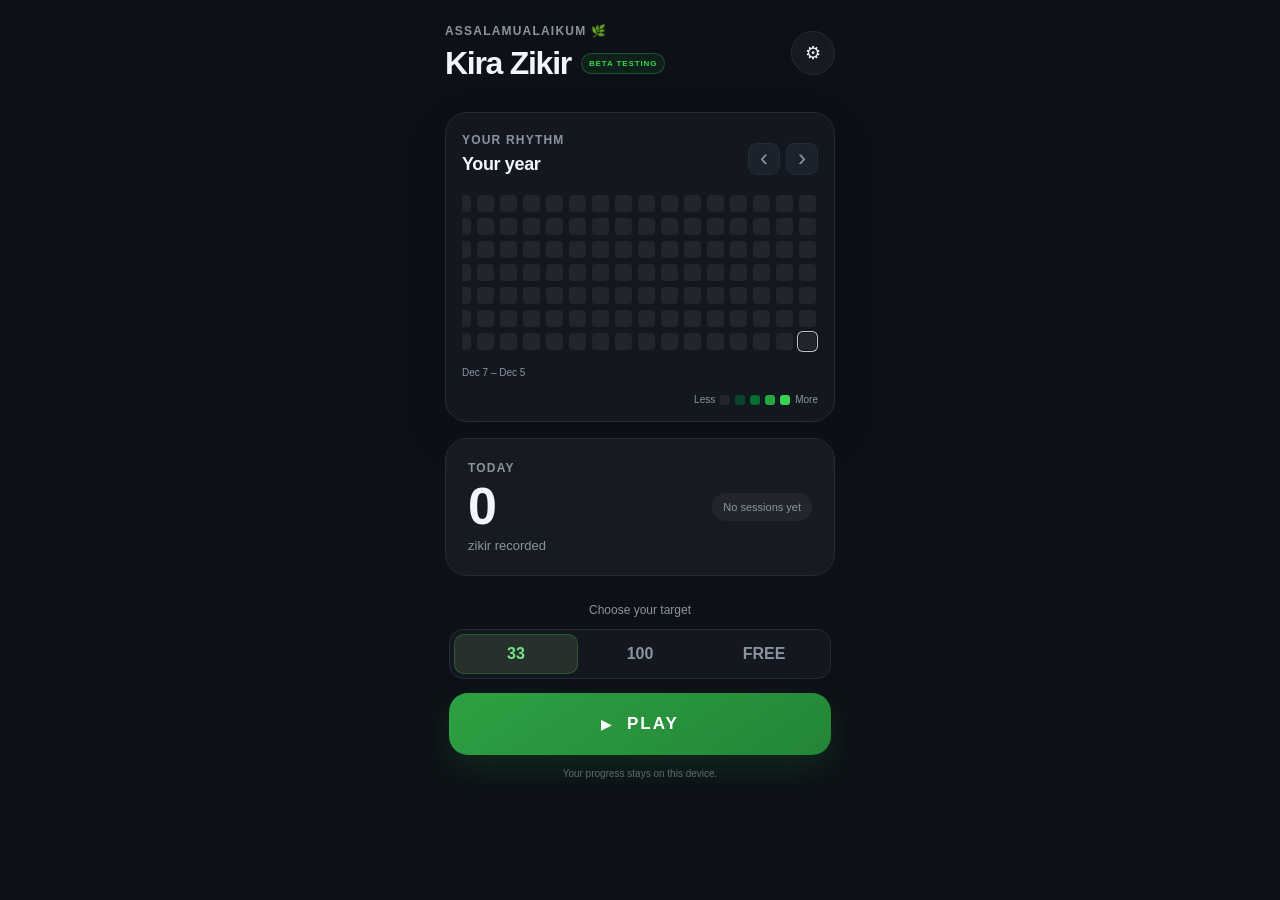
<file: index.html>
<!doctype html>
<html lang="en">
<head>
  <meta charset="UTF-8">
  <meta name="viewport" content="width=device-width, initial-scale=1, viewport-fit=cover, maximum-scale=1">
  <meta name="theme-color" content="#0d1117">
  <title>Kira Zikir — Daily Zikir Counter &amp; Tracker</title>
  <meta name="description" content="Kira Zikir is a simple, peaceful daily zikir counter with personal targets, session tracking, and a visual consistency heatmap.">
  <meta name="keywords" content="zikir counter, kira zikir, tasbih counter, digital tasbih, daily zikir, dhikr counter, zikir tracker">
  <meta name="author" content="Kira Zikir">
  <meta name="robots" content="index, follow, max-image-preview:large, max-snippet:-1, max-video-preview:-1">
  <meta name="googlebot" content="index, follow">
  <link rel="canonical" href="https://kirazikir.vercel.app/">

  <meta property="og:type" content="website">
  <meta property="og:site_name" content="Kira Zikir">
  <meta property="og:title" content="Kira Zikir — Daily Zikir Counter &amp; Tracker">
  <meta property="og:description" content="Count your daily zikir, follow personal targets, and reflect on your consistency with a calm visual heatmap.">
  <meta property="og:locale" content="en_MY">
  <meta property="og:url" content="https://kirazikir.vercel.app/">

  <meta name="twitter:card" content="summary">
  <meta name="twitter:title" content="Kira Zikir — Daily Zikir Counter &amp; Tracker">
  <meta name="twitter:description" content="A quiet, personal daily zikir counter and consistency tracker.">

  <script type="application/ld+json">
    {
      "@context": "https://schema.org",
      "@type": "SoftwareApplication",
      "name": "Kira Zikir",
      "url": "https://kirazikir.vercel.app/",
      "applicationCategory": "LifestyleApplication",
      "operatingSystem": "Any",
      "description": "A simple daily zikir counter with personal targets, local session history, and a visual consistency heatmap.",
      "offers": {
        "@type": "Offer",
        "price": "0",
        "priceCurrency": "MYR"
      }
    }
  </script>
  <link rel="stylesheet" href="style.css">
</head>
<body>
  <main class="app-shell">
    <section id="homeScreen" class="screen home-screen" aria-labelledby="appTitle">
      <header class="topbar">
        <div>
          <p class="eyebrow">Assalamualaikum <span aria-hidden="true">🌿</span></p>
          <div class="title-row"><h1 id="appTitle">Kira Zikir</h1><span class="beta-badge">Beta testing</span></div>
        </div>
        <button id="settingsButton" class="icon-button" type="button" aria-label="Open settings">
          <span aria-hidden="true">⚙</span>
        </button>
      </header>

      <section class="heatmap-card" aria-labelledby="heatmapTitle">
        <div class="section-heading">
          <div>
            <p class="section-kicker">Your rhythm</p>
            <h2 id="heatmapTitle">Your year</h2>
          </div>
          <div class="heatmap-nav" aria-label="Move through activity history">
            <button id="heatmapLeft" type="button" aria-label="Scroll heatmap left">‹</button>
            <button id="heatmapRight" type="button" aria-label="Scroll heatmap right">›</button>
          </div>
        </div>
        <div id="heatmapScroller" class="heatmap-scroller" tabindex="0" aria-label="Scrollable zikir activity history">
          <div id="heatmap" class="heatmap" role="grid" aria-label="Zikir activity over the last year"></div>
        </div>
        <p id="heatmapRange" class="date-range"></p>
        <div class="legend" aria-label="Heatmap scale from less to more activity">
          <span>Less</span>
          <span class="legend-cell level-0"></span><span class="legend-cell level-1"></span>
          <span class="legend-cell level-2"></span><span class="legend-cell level-3"></span>
          <span class="legend-cell level-4"></span><span>More</span>
        </div>
      </section>

      <section class="today-card" aria-labelledby="todayTitle">
        <div>
          <p id="todayTitle" class="section-kicker">Today</p>
          <p id="todayCount" class="today-count">0</p>
          <p class="today-label">zikir recorded</p>
        </div>
        <p id="todaySessions" class="session-pill">No sessions yet</p>
      </section>

      <section class="start-area" aria-labelledby="targetTitle">
        <p id="targetTitle" class="target-label">Choose your target</p>
        <div id="targetOptions" class="segmented" role="radiogroup" aria-label="Session target">
          <button type="button" data-target="33" role="radio">33</button>
          <button type="button" data-target="100" role="radio">100</button>
          <button type="button" data-target="free" role="radio">Free</button>
        </div>
        <button id="playButton" class="play-button" type="button"><span aria-hidden="true">▶</span> Play</button>
        <p class="local-note">Your progress stays on this device.</p>
      </section>
    </section>

    <section id="counterScreen" class="screen counter-screen" aria-label="Zikir counter" hidden>
      <div class="counter-topbar">
        <button id="closeCounterButton" class="text-button" type="button" aria-label="End session">Close</button>
        <span id="counterMode" class="mode-label">Target 33</span>
        <span class="topbar-spacer" aria-hidden="true"></span>
      </div>
      <button id="tapSurface" class="tap-surface" type="button" aria-label="Tap to add one zikir">
        <span id="countDisplay" class="count-display">0</span>
        <span id="progressText" class="progress-text">0 / 33</span>
        <span id="completionText" class="completion-text" aria-live="polite"></span>
        <span class="tap-hint">Tap anywhere</span>
      </button>
      <div class="counter-footer">
        <button id="stopButton" class="stop-button" type="button">Stop</button>
      </div>
      <div class="progress-track" aria-hidden="true"><span id="progressBar"></span></div>
    </section>
  </main>

  <div id="backdrop" class="backdrop" hidden></div>

  <section id="daySheet" class="sheet" role="dialog" aria-modal="true" aria-labelledby="daySheetTitle" hidden>
    <div class="sheet-handle"></div>
    <button class="sheet-close" data-close-sheet type="button" aria-label="Close">×</button>
    <p class="section-kicker">Daily activity</p>
    <h2 id="daySheetTitle">23 Aug</h2>
    <p id="daySheetTotal" class="sheet-total"></p>
    <p id="daySheetSessions" class="sheet-detail"></p>
  </section>

  <section id="finishSheet" class="sheet" role="dialog" aria-modal="true" aria-labelledby="finishTitle" hidden>
    <div class="sheet-handle"></div>
    <p class="section-kicker">Session complete</p>
    <h2 id="finishTitle">0 zikir recorded</h2>
    <p id="finishDetail" class="sheet-detail">Take a moment before you continue.</p>
    <button id="saveButton" class="primary-sheet-button" type="button">Save &amp; Finish</button>
    <button id="continueButton" class="secondary-sheet-button" type="button">Continue</button>
  </section>

  <section id="settingsSheet" class="sheet settings-sheet" role="dialog" aria-modal="true" aria-labelledby="settingsTitle" hidden>
    <div class="sheet-handle"></div>
    <button class="sheet-close" data-close-sheet type="button" aria-label="Close">×</button>
    <p class="section-kicker">Preferences</p>
    <h2 id="settingsTitle">Settings</h2>
    <div class="setting-group colour-group">
      <span>App colour</span>
      <div id="colourOptions" class="colour-options" role="radiogroup" aria-label="App colour">
        <button type="button" data-colour="emerald" role="radio" aria-label="Emerald"><span style="--swatch:#39d353"></span>Emerald</button>
        <button type="button" data-colour="ocean" role="radio" aria-label="Ocean"><span style="--swatch:#58a6ff"></span>Ocean</button>
        <button type="button" data-colour="amber" role="radio" aria-label="Amber"><span style="--swatch:#e3b341"></span>Amber</button>
        <button type="button" data-colour="violet" role="radio" aria-label="Violet"><span style="--swatch:#bc8cff"></span>Violet</button>
      </div>
    </div>
    <div class="setting-group">
      <span>Default target</span>
      <div id="defaultTargetOptions" class="mini-segmented" role="radiogroup" aria-label="Default target">
        <button type="button" data-default-target="33" role="radio">33</button>
        <button type="button" data-default-target="100" role="radio">100</button>
        <button type="button" data-default-target="free" role="radio">Free</button>
      </div>
    </div>
    <label class="setting-row"><span><strong>Vibration</strong><small>Gentle feedback with each tap</small></span><input id="vibrationSetting" type="checkbox" role="switch"></label>
    <label class="setting-row"><span><strong>Sound</strong><small>Quiet tones while counting</small></span><input id="soundSetting" type="checkbox" role="switch"></label>
    <label class="setting-row"><span><strong>Stop automatically</strong><small>Finish when the target is reached</small></span><input id="autoStopSetting" type="checkbox" role="switch"></label>
    <button id="resetButton" class="danger-button" type="button">Reset all progress</button>
  </section>

  <section id="resetSheet" class="sheet compact-sheet" role="alertdialog" aria-modal="true" aria-labelledby="resetTitle" hidden>
    <div class="sheet-handle"></div>
    <p class="section-kicker">Please confirm</p>
    <h2 id="resetTitle">Reset all progress?</h2>
    <p class="sheet-detail">This permanently removes every saved session and cannot be undone.</p>
    <button id="confirmResetButton" class="danger-confirm-button" type="button">Yes, reset everything</button>
    <button id="cancelResetButton" class="secondary-sheet-button" type="button">Cancel</button>
  </section>

  <script src="app.js"></script>
</body>
</html>
</file>
<file: style.css>
:root {
  color-scheme: dark;
  --bg: #0d1117;
  --card: #161b22;
  --card-soft: #131820;
  --border: #252c35;
  --text: #f0f6fc;
  --muted: #8b949e;
  --green: #2ea043;
  --bright: #39d353;
  --level-1: #0e4429;
  --level-2: #006d32;
  --level-3: #26a641;
  --cell: clamp(14px, 4.25vw, 17px);
  --gap: clamp(4px, 1.35vw, 6px);
  font-family: Inter, ui-sans-serif, -apple-system, BlinkMacSystemFont, "Segoe UI", sans-serif;
}

body[data-colour="ocean"] { --green: #1f6feb; --bright: #58a6ff; --level-1: #0c2d4d; --level-2: #1158a0; --level-3: #388bfd; }
body[data-colour="amber"] { --green: #9e6a03; --bright: #e3b341; --level-1: #3d2d00; --level-2: #805d00; --level-3: #c69026; }
body[data-colour="violet"] { --green: #8957e5; --bright: #bc8cff; --level-1: #2b1b4b; --level-2: #633caa; --level-3: #986ee2; }

* { box-sizing: border-box; }
html, body { min-height: 100%; margin: 0; background: var(--bg); }
body { color: var(--text); -webkit-font-smoothing: antialiased; }
button, input { font: inherit; }
button { color: inherit; }
[hidden] { display: none !important; }

.app-shell { width: 100%; max-width: 430px; min-height: 100dvh; margin: 0 auto; }
.screen { min-height: 100dvh; }
.home-screen { padding: max(24px, env(safe-area-inset-top)) 20px max(24px, env(safe-area-inset-bottom)); }
.topbar, .section-heading, .today-card, .counter-topbar { display: flex; align-items: center; justify-content: space-between; }
.topbar { margin-bottom: 30px; }
.eyebrow, .section-kicker { margin: 0 0 7px; color: var(--muted); font-size: 12px; font-weight: 650; letter-spacing: .1em; text-transform: uppercase; }
h1, h2, p { margin-top: 0; }
h1 { margin-bottom: 0; font-size: 32px; letter-spacing: -.04em; }
.title-row { display: flex; align-items: center; gap: 10px; }
.beta-badge { padding: 5px 7px; border: 1px solid color-mix(in srgb, var(--bright) 28%, transparent); border-radius: 999px; background: color-mix(in srgb, var(--bright) 8%, transparent); color: var(--bright); font-size: 8px; font-weight: 800; letter-spacing: .11em; text-transform: uppercase; }
h2 { margin-bottom: 0; font-size: 18px; letter-spacing: -.02em; }
.icon-button { width: 44px; height: 44px; border: 1px solid var(--border); border-radius: 50%; background: var(--card); font-size: 18px; cursor: pointer; }
.icon-button:active { transform: scale(.96); }

.heatmap-card { padding: 20px 16px 16px; border: 1px solid var(--border); border-radius: 22px; background: var(--card-soft); box-shadow: 0 16px 50px rgba(0,0,0,.12); }
.section-heading { align-items: flex-end; margin-bottom: 17px; }
.date-range { margin: 10px 0 0; color: var(--muted); font-size: 10px; }
.heatmap-nav { display: flex; gap: 6px; }
.heatmap-nav button { width: 32px; height: 32px; padding: 0 0 3px; border: 1px solid var(--border); border-radius: 9px; background: #1c222b; color: var(--muted); font-size: 24px; line-height: 1; cursor: pointer; }
.heatmap-nav button:active { background: #262e38; color: var(--text); transform: scale(.95); }
.heatmap-scroller { width: 100%; overflow-x: auto; overflow-y: hidden; padding: 3px 2px 7px; scroll-behavior: smooth; scrollbar-width: thin; scrollbar-color: #343b44 transparent; overscroll-behavior-inline: contain; touch-action: pan-x; }
.heatmap-scroller::-webkit-scrollbar { height: 4px; }
.heatmap-scroller::-webkit-scrollbar-thumb { border-radius: 99px; background: #343b44; }
.heatmap-scroller:focus-visible { outline: 1px solid rgba(240,246,252,.5); outline-offset: 5px; border-radius: 5px; }
.heatmap { display: grid; width: max-content; grid-template-rows: repeat(7, var(--cell)); grid-auto-columns: var(--cell); grid-auto-flow: column; gap: var(--gap); }
.heat-cell, .legend-cell { display: block; border: 0; border-radius: 4px; background: #21262d; }
.heat-cell { width: var(--cell); height: var(--cell); padding: 0; cursor: pointer; transition: background-color .35s ease, transform .15s ease; }
.heat-cell:hover, .heat-cell:focus-visible { outline: 2px solid rgba(240,246,252,.65); outline-offset: 2px; transform: scale(1.08); }
.heat-cell.today { box-shadow: 0 0 0 1px var(--bg), 0 0 0 2px rgba(240,246,252,.78); }
.level-0 { background: #21262d; }.level-1 { background: var(--level-1); }.level-2 { background: var(--level-2); }.level-3 { background: var(--level-3); }.level-4 { background: var(--bright); }
.legend { display: flex; align-items: center; justify-content: flex-end; gap: 5px; margin-top: 16px; color: var(--muted); font-size: 10px; }
.legend-cell { width: 10px; height: 10px; border-radius: 3px; }

.today-card { min-height: 132px; margin-top: 16px; padding: 22px; border: 1px solid var(--border); border-radius: 22px; background: var(--card); }
.today-count { margin: -2px 0 -1px; font-size: 52px; font-weight: 670; letter-spacing: -.06em; line-height: 1; }
.today-label { margin: 7px 0 0; color: var(--muted); font-size: 13px; }
.session-pill { margin: 0; padding: 8px 11px; border-radius: 999px; background: rgba(139,148,158,.09); color: var(--muted); font-size: 11px; }
.start-area { padding: 27px 4px 0; text-align: center; }
.target-label { margin-bottom: 12px; color: var(--muted); font-size: 12px; }
.segmented, .mini-segmented { display: grid; grid-template-columns: repeat(3, 1fr); padding: 4px; border: 1px solid var(--border); border-radius: 14px; background: var(--card-soft); }
.segmented button, .mini-segmented button { min-height: 40px; border: 0; border-radius: 10px; background: transparent; color: var(--muted); font-weight: 700; text-transform: uppercase; cursor: pointer; }
.segmented button.active, .mini-segmented button.active { background: #27302b; color: #74e58a; box-shadow: inset 0 0 0 1px rgba(57,211,83,.25); }
.play-button { width: 100%; min-height: 62px; margin-top: 14px; border: 0; border-radius: 19px; background: linear-gradient(145deg, #2ea043, #238636); color: white; font-size: 17px; font-weight: 800; letter-spacing: .12em; text-transform: uppercase; box-shadow: 0 13px 32px rgba(35,134,54,.2); cursor: pointer; }
.play-button span { margin-right: 7px; font-size: 13px; }
.play-button:active { transform: scale(.985); }
.local-note { margin: 13px 0 0; color: #5f6872; font-size: 10px; }

.counter-screen { position: relative; display: grid; grid-template-rows: auto 1fr auto; overflow: hidden; background: radial-gradient(circle at 50% 44%, rgba(35,134,54,.065), transparent 34%), var(--bg); user-select: none; -webkit-user-select: none; touch-action: manipulation; transition: background-color .5s ease, box-shadow .5s ease; }
.counter-screen.completed { box-shadow: inset 0 0 110px rgba(57,211,83,.19); }
.counter-topbar { z-index: 2; padding: max(20px, env(safe-area-inset-top)) 22px 10px; }
.text-button { width: 60px; padding: 10px 0; border: 0; background: transparent; color: var(--muted); text-align: left; cursor: pointer; }
.mode-label { color: var(--muted); font-size: 11px; font-weight: 700; letter-spacing: .1em; text-transform: uppercase; }
.topbar-spacer { width: 60px; }
.tap-surface { position: relative; display: flex; min-height: 0; align-items: center; flex-direction: column; justify-content: center; border: 0; background: transparent; cursor: pointer; -webkit-tap-highlight-color: transparent; touch-action: manipulation; }
.tap-surface::after { position: absolute; width: 150px; height: 150px; border-radius: 50%; background: rgba(57,211,83,.06); content: ""; opacity: 0; transform: scale(.5); pointer-events: none; }
.tap-surface.pulse::after { animation: ripple .36s ease-out; }
.count-display { font-size: clamp(86px, 27vw, 112px); font-weight: 570; letter-spacing: -.075em; line-height: .95; text-indent: -.075em; }
.count-display.bump { animation: count-bump .14s ease-out; }
.progress-text { margin-top: 20px; color: var(--muted); font-size: 15px; letter-spacing: .05em; }
.completion-text { min-height: 20px; margin-top: 11px; color: var(--bright); font-size: 13px; font-weight: 700; letter-spacing: .08em; text-transform: uppercase; }
.tap-hint { position: absolute; bottom: 14px; color: #59616b; font-size: 11px; }
.counter-footer { z-index: 2; padding: 8px 22px max(26px, env(safe-area-inset-bottom)); text-align: center; }
.stop-button { min-width: 120px; min-height: 46px; border: 1px solid #343b44; border-radius: 999px; background: rgba(22,27,34,.88); color: #c7cdd4; font-size: 12px; font-weight: 750; letter-spacing: .13em; text-transform: uppercase; cursor: pointer; }
.progress-track { position: absolute; right: 0; bottom: 0; left: 0; height: 3px; background: #161b22; }
.progress-track span { display: block; width: 0; height: 100%; background: var(--bright); transition: width .18s ease; }
@keyframes count-bump { 50% { color: #8cf09e; transform: scale(1.035); } }
@keyframes ripple { 0% { opacity: .8; transform: scale(.45); } 100% { opacity: 0; transform: scale(1.5); } }

.backdrop { position: fixed; z-index: 10; inset: 0; background: rgba(0,0,0,.62); backdrop-filter: blur(3px); }
.sheet { position: fixed; z-index: 11; right: 0; bottom: 0; left: 0; width: min(100%, 430px); margin: 0 auto; padding: 25px 22px max(25px, env(safe-area-inset-bottom)); border: 1px solid var(--border); border-bottom: 0; border-radius: 26px 26px 0 0; background: #181e26; box-shadow: 0 -20px 60px rgba(0,0,0,.38); animation: sheet-in .22s ease-out; }
.sheet-handle { width: 34px; height: 4px; margin: -12px auto 22px; border-radius: 10px; background: #343b44; }
.sheet-close { position: absolute; top: 22px; right: 20px; width: 38px; height: 38px; border: 0; border-radius: 50%; background: #222933; color: var(--muted); font-size: 24px; cursor: pointer; }
.sheet h2 { margin-bottom: 9px; font-size: 24px; }
.sheet-total { margin: 16px 0 4px; font-size: 28px; font-weight: 700; }
.sheet-detail { margin-bottom: 21px; color: var(--muted); font-size: 13px; line-height: 1.55; }
.primary-sheet-button, .secondary-sheet-button, .danger-confirm-button { width: 100%; min-height: 50px; border-radius: 14px; font-weight: 700; cursor: pointer; }
.primary-sheet-button { border: 0; background: var(--green); color: white; }
.secondary-sheet-button { margin-top: 8px; border: 0; background: transparent; color: var(--muted); }
.settings-sheet { max-height: 90dvh; overflow-y: auto; }
.setting-group { margin: 22px 0 12px; }
.setting-group > span { display: block; margin-bottom: 10px; color: var(--muted); font-size: 12px; }
.colour-options { display: grid; grid-template-columns: repeat(4, 1fr); gap: 7px; }
.colour-options button { display: flex; min-width: 0; min-height: 58px; align-items: center; flex-direction: column; justify-content: center; gap: 7px; border: 1px solid var(--border); border-radius: 12px; background: #151a21; color: var(--muted); font-size: 9px; cursor: pointer; }
.colour-options button span { width: 18px; height: 18px; border-radius: 50%; background: var(--swatch); box-shadow: 0 0 12px color-mix(in srgb, var(--swatch) 25%, transparent); }
.colour-options button.active { border-color: color-mix(in srgb, var(--bright) 55%, var(--border)); background: color-mix(in srgb, var(--bright) 7%, #151a21); color: var(--text); }
.mini-segmented button { min-height: 36px; font-size: 11px; }
.setting-row { display: flex; min-height: 70px; align-items: center; justify-content: space-between; gap: 16px; border-bottom: 1px solid var(--border); cursor: pointer; }
.setting-row span { display: flex; flex-direction: column; gap: 4px; }
.setting-row strong { font-size: 14px; }
.setting-row small { color: var(--muted); font-size: 11px; }
.setting-row input { width: 42px; height: 24px; accent-color: var(--green); cursor: pointer; }
.danger-button { width: 100%; margin-top: 22px; padding: 14px; border: 1px solid rgba(248,81,73,.35); border-radius: 13px; background: rgba(248,81,73,.06); color: #ff7b72; font-size: 12px; font-weight: 700; cursor: pointer; }
.danger-confirm-button { border: 0; background: #b93838; color: white; }
@keyframes sheet-in { from { opacity: 0; transform: translateY(20px); } }

@media (max-width: 350px) {
  :root { --cell: 12px; --gap: 3px; }
  .home-screen { padding-right: 14px; padding-left: 14px; }
  .heatmap-card { padding-right: 13px; padding-left: 13px; }
}
@media (prefers-reduced-motion: reduce) { *, *::before, *::after { scroll-behavior: auto !important; animation-duration: .01ms !important; transition-duration: .01ms !important; } }
</file>
